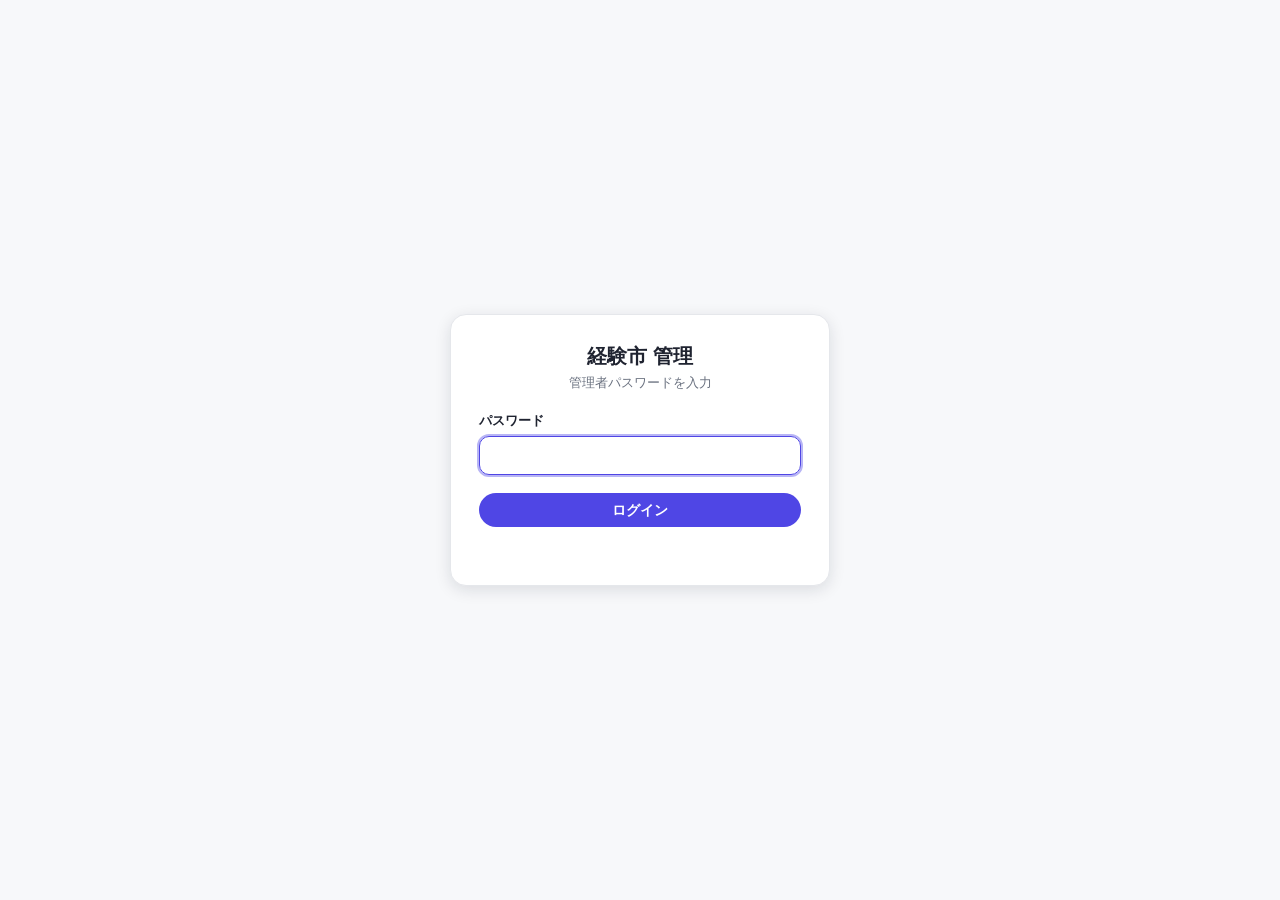
<file: static/admin_login.html>
<!DOCTYPE html>
<html lang="ja">
<head>
  <meta charset="utf-8" />
  <meta name="viewport" content="width=device-width, initial-scale=1" />
  <title>管理者ログイン — 経験市</title>
  <link href="style.css" rel="stylesheet" />
</head>
<body class="auth-wrap">
  <main class="auth-card">
    <h1>経験市 管理</h1>
    <p class="sub">管理者パスワードを入力</p>
    <form id="form">
      <label for="password">パスワード</label>
      <input id="password" type="password" required autofocus />
      <button type="submit" class="btn">ログイン</button>
      <div id="msg" class="msg"></div>
    </form>
  </main>
  <script>
    document.getElementById("form").addEventListener("submit", async (e) => {
      e.preventDefault();
      const res = await fetch("/api/admin/login", {
        method: "POST",
        headers: { "Content-Type": "application/json" },
        body: JSON.stringify({ password: document.getElementById("password").value }),
      });
      if (res.ok) {
        location.href = "/admin";
      } else {
        const d = await res.json().catch(() => ({}));
        document.getElementById("msg").textContent = d.error || "失敗しました";
      }
    });
  </script>
</body>
</html>
</file>
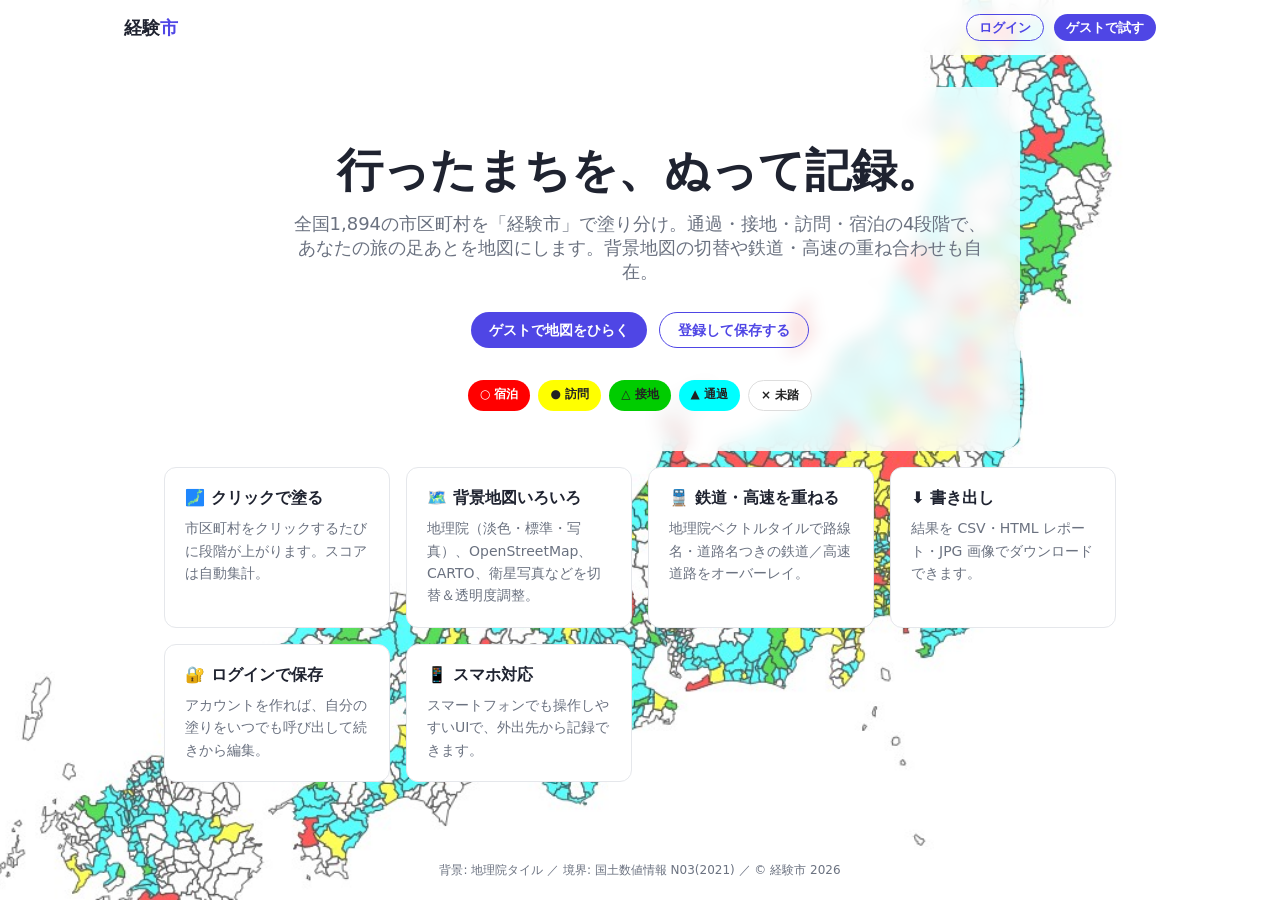
<file: static/landing.html>
<!DOCTYPE html>
<html lang="ja">
<head>
  <meta charset="utf-8" />
  <meta name="viewport" content="width=device-width, initial-scale=1" />
  <title>経験市 2026 — 行ったまちを塗ろう</title>
  <meta name="description" content="全国1,894市区町村を4段階で塗り分け。あなたの旅の足あとを地図にしよう。" />
  <meta property="og:type" content="website" />
  <meta property="og:site_name" content="経験市 2026" />
  <meta property="og:title" content="経験市 2026 — 行ったまちを塗ろう" />
  <meta property="og:description" content="全国1,894市区町村を4段階で塗り分け。背景地図の切替・鉄道/高速の重畳・CSV/HTML/JPG書き出し。" />
  <meta property="og:image" content="https://keikenshi.pythonanywhere.com/og.png" />
  <meta property="og:image:width" content="1200" />
  <meta property="og:image:height" content="630" />
  <meta property="og:url" content="https://keikenshi.pythonanywhere.com/" />
  <meta name="twitter:card" content="summary_large_image" />
  <meta name="twitter:title" content="経験市 2026 — 行ったまちを塗ろう" />
  <meta name="twitter:description" content="全国1,894市区町村を4段階で塗り分け。あなたの旅の足あとを地図に。" />
  <meta name="twitter:image" content="https://keikenshi.pythonanywhere.com/og.png" />
  <link href="style.css?v=20260604d" rel="stylesheet" />
</head>
<body class="landing">
  <nav class="nav">
    <a class="brand" href="/">経験<span class="dot">市</span></a>
    <div class="actions">
      <a class="btn ghost sm" href="/login">ログイン</a>
      <a class="btn sm" href="/app">ゲストで試す</a>
    </div>
  </nav>

  <header class="hero">
    <h1>行ったまちを、ぬって記録。</h1>
    <p>全国1,894の市区町村を「経験市」で塗り分け。通過・接地・訪問・宿泊の4段階で、
       あなたの旅の足あとを地図にします。背景地図の切替や鉄道・高速の重ね合わせも自在。</p>
    <div class="cta">
      <a class="btn" href="/app">ゲストで地図をひらく</a>
      <a class="btn ghost" href="/login">登録して保存する</a>
    </div>
    <div class="swatches">
      <span style="background:#ff0000;color:#fff">○ 宿泊</span>
      <span style="background:#ffff00">● 訪問</span>
      <span style="background:#00cc00">△ 接地</span>
      <span style="background:#00ffff">▲ 通過</span>
      <span style="background:#fff;border:1px solid #ddd">× 未踏</span>
    </div>
  </header>

  <section class="features">
    <div class="feature"><h3>🗾 クリックで塗る</h3><p>市区町村をクリックするたびに段階が上がります。スコアは自動集計。</p></div>
    <div class="feature"><h3>🗺️ 背景地図いろいろ</h3><p>地理院（淡色・標準・写真）、OpenStreetMap、CARTO、衛星写真などを切替＆透明度調整。</p></div>
    <div class="feature"><h3>🚆 鉄道・高速を重ねる</h3><p>地理院ベクトルタイルで路線名・道路名つきの鉄道／高速道路をオーバーレイ。</p></div>
    <div class="feature"><h3>⬇️ 書き出し</h3><p>結果を CSV・HTML レポート・JPG 画像でダウンロードできます。</p></div>
    <div class="feature"><h3>🔐 ログインで保存</h3><p>アカウントを作れば、自分の塗りをいつでも呼び出して続きから編集。</p></div>
    <div class="feature"><h3>📱 スマホ対応</h3><p>スマートフォンでも操作しやすいUIで、外出先から記録できます。</p></div>
  </section>

  <div class="foot">背景: 地理院タイル ／ 境界: 国土数値情報 N03(2021) ／ © 経験市 2026</div>
</body>
</html>
</file>
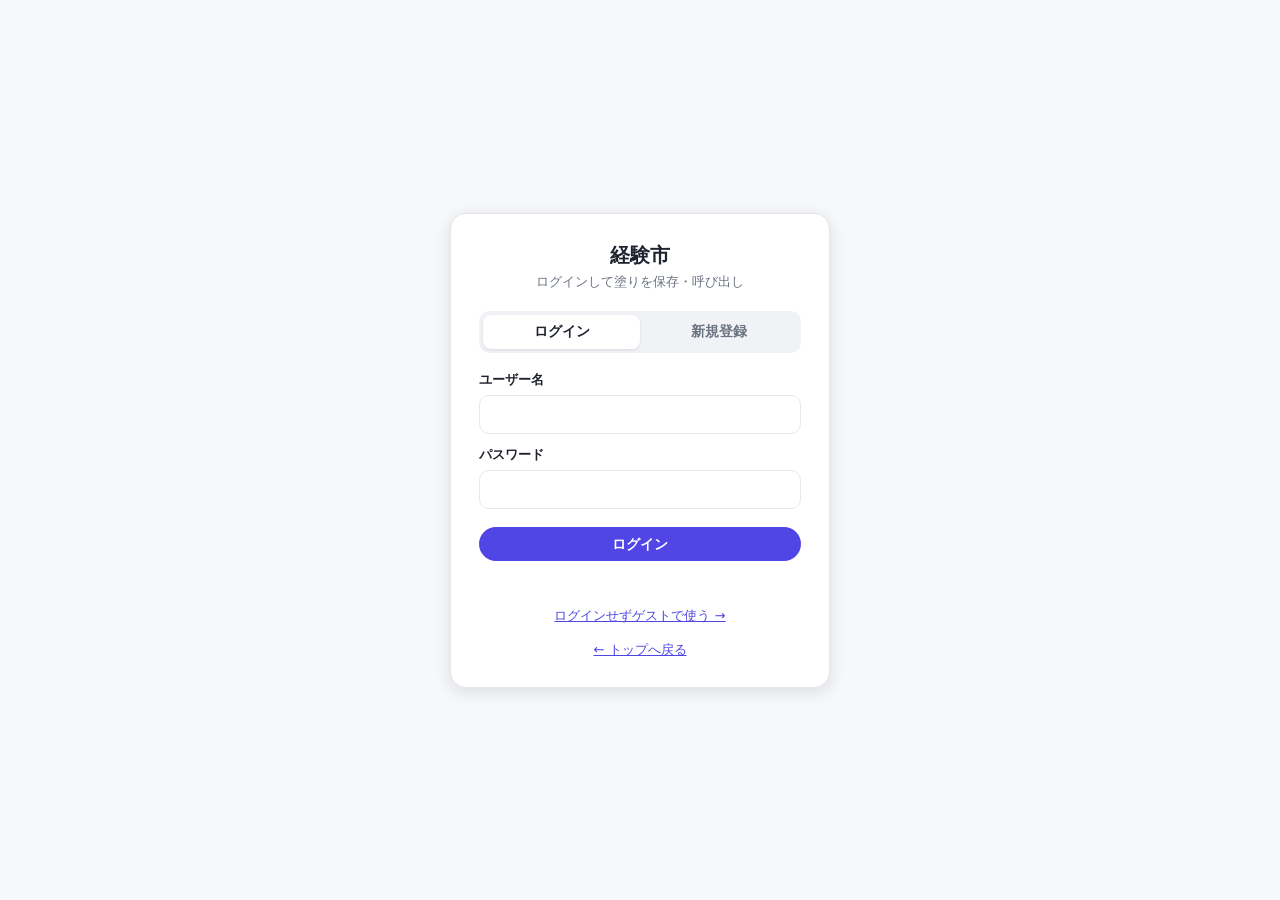
<file: static/login.html>
<!DOCTYPE html>
<html lang="ja">
<head>
  <meta charset="utf-8" />
  <meta name="viewport" content="width=device-width, initial-scale=1" />
  <title>ログイン — 経験市 2026</title>
  <link href="style.css?v=20260604d" rel="stylesheet" />
</head>
<body class="auth-wrap">
  <main class="auth-card">
    <h1>経験市</h1>
    <p class="sub">ログインして塗りを保存・呼び出し</p>

    <div class="tabs">
      <button id="tab-login" class="active">ログイン</button>
      <button id="tab-register">新規登録</button>
    </div>

    <form id="form">
      <label for="username">ユーザー名</label>
      <input id="username" type="text" autocomplete="username" required />
      <label for="password">パスワード</label>
      <input id="password" type="password" autocomplete="current-password" required />
      <button id="submit" type="submit" class="btn">ログイン</button>
      <div id="msg" class="msg"></div>
    </form>

    <a class="back" href="/app">ログインせずゲストで使う →</a>
    <a class="back" href="/">← トップへ戻る</a>
  </main>

  <script>
    let mode = "login"; // login | register
    const $ = (id) => document.getElementById(id);
    function setMode(m) {
      mode = m;
      $("tab-login").classList.toggle("active", m === "login");
      $("tab-register").classList.toggle("active", m === "register");
      $("submit").textContent = m === "login" ? "ログイン" : "登録して始める";
      $("password").autocomplete = m === "login" ? "current-password" : "new-password";
      $("msg").textContent = "";
    }
    $("tab-login").onclick = () => setMode("login");
    $("tab-register").onclick = () => setMode("register");

    $("form").addEventListener("submit", async (e) => {
      e.preventDefault();
      $("msg").textContent = "";
      const body = JSON.stringify({ username: $("username").value, password: $("password").value });
      const res = await fetch("/api/" + mode, {
        method: "POST", headers: { "Content-Type": "application/json" }, body,
      });
      const data = await res.json().catch(() => ({}));
      if (res.ok) {
        location.href = "/app";
      } else {
        $("msg").textContent = data.error || "失敗しました";
      }
    });
  </script>
</body>
</html>
</file>
<file: static/style.css>
/* ===== デザイントークン ===== */
:root {
  --bg: #f7f8fa;
  --card: #ffffff;
  --ink: #1f2330;
  --muted: #6b7280;
  --line: #e5e7eb;
  --brand: #4f46e5;
  --brand-d: #4338ca;
  --shadow: 0 4px 16px rgba(20, 24, 40, 0.12);
  --radius: 12px;
  /* 経県値カラー */
  --lv5: #ff00ff; --lv4: #ff0000; --lv3: #ffff00; --lv2: #00cc00; --lv1: #00ffff;
}
* { box-sizing: border-box; }
html, body {
  margin: 0; height: 100%; color: var(--ink);
  font-family: system-ui, -apple-system, "Segoe UI", "Hiragino Sans", "Noto Sans JP", sans-serif;
  -webkit-text-size-adjust: 100%;
}
a { color: var(--brand); }

/* ===== 共通ボタン/フォーム ===== */
.btn {
  display: inline-flex; align-items: center; justify-content: center; gap: 6px;
  padding: 10px 18px; border: none; border-radius: 999px; cursor: pointer;
  font-size: 14px; font-weight: 600; text-decoration: none; line-height: 1;
  background: var(--brand); color: #fff; transition: background .15s, transform .05s;
}
.btn:hover { background: var(--brand-d); }
.btn:active { transform: translateY(1px); }
.btn.ghost { background: transparent; color: var(--brand); border: 1.5px solid var(--brand); }
.btn.ghost:hover { background: rgba(79,70,229,.08); }
.btn.sm { padding: 6px 12px; font-size: 13px; }
input[type="text"], input[type="password"] {
  width: 100%; padding: 10px 12px; border: 1.5px solid var(--line);
  border-radius: 10px; font-size: 15px; background: #fff;
}
input:focus, select:focus { outline: 2px solid rgba(79,70,229,.4); border-color: var(--brand); }
select {
  appearance: none; padding: 7px 30px 7px 10px; border: 1.5px solid var(--line);
  border-radius: 10px; background: #fff
    url("data:image/svg+xml,%3Csvg xmlns='http://www.w3.org/2000/svg' width='12' height='8'%3E%3Cpath d='M1 1l5 5 5-5' fill='none' stroke='%236b7280' stroke-width='2'/%3E%3C/svg%3E")
    no-repeat right 10px center;
  font-size: 14px; cursor: pointer;
}
input[type="range"] { accent-color: var(--brand); }

/* ===== ランディング ===== */
.landing {
  background: url('hero-bg.jpg') center/cover no-repeat fixed;
  min-height: 100%;
}
.nav {
  display: flex; align-items: center; justify-content: space-between;
  padding: 14px 24px; max-width: 1080px; margin: 0 auto;
  background: rgba(255,255,255,0.88); backdrop-filter: blur(6px);
}
.brand { font-weight: 800; font-size: 18px; color: var(--ink); text-decoration: none; }
.brand .dot { color: var(--brand); }
.nav .actions { display: flex; gap: 10px; }
.hero {
  text-align: center; padding: 56px 24px 40px; max-width: 760px; margin: 0 auto;
  background: rgba(255,255,255,0.82); backdrop-filter: blur(8px);
  border-radius: 20px; margin-top: 32px; margin-bottom: 16px;
}
.hero h1 { font-size: clamp(28px, 6vw, 46px); margin: 0 0 14px; line-height: 1.2; }
.hero p { font-size: clamp(15px, 2.5vw, 18px); color: var(--muted); margin: 0 0 28px; }
.hero .cta { display: flex; gap: 12px; justify-content: center; flex-wrap: wrap; }
.swatches { display: flex; gap: 8px; justify-content: center; margin: 32px 0 0; flex-wrap: wrap; }
.swatches span {
  padding: 6px 12px; border-radius: 999px; font-size: 12px; font-weight: 700; color: #222;
}
.features {
  display: grid; grid-template-columns: repeat(auto-fit, minmax(220px, 1fr));
  gap: 16px; max-width: 1000px; margin: 8px auto 56px; padding: 0 24px;
}
.feature { background: var(--card); border: 1px solid var(--line); border-radius: var(--radius); padding: 20px; }
.feature h3 { margin: 0 0 8px; font-size: 16px; }
.feature p { margin: 0; color: var(--muted); font-size: 14px; line-height: 1.6; }
.foot { text-align: center; color: var(--muted); font-size: 12px; padding: 24px; }

/* ===== 認証ページ ===== */
.auth-wrap { background: var(--bg); min-height: 100%; display: grid; place-items: center; padding: 24px; }
.auth-card {
  background: var(--card); border: 1px solid var(--line); border-radius: 16px;
  box-shadow: var(--shadow); padding: 28px; width: 100%; max-width: 380px;
}
.auth-card h1 { font-size: 20px; margin: 0 0 4px; text-align: center; }
.auth-card .sub { text-align: center; color: var(--muted); font-size: 13px; margin: 0 0 20px; }
.auth-card label { display: block; font-size: 13px; font-weight: 600; margin: 12px 0 6px; }
.auth-card .btn { width: 100%; margin-top: 18px; }
.tabs { display: flex; background: #f1f2f6; border-radius: 10px; padding: 4px; margin-bottom: 18px; }
.tabs button {
  flex: 1; border: none; background: transparent; padding: 8px; border-radius: 8px;
  cursor: pointer; font-weight: 600; color: var(--muted); font-size: 14px;
}
.tabs button.active { background: #fff; color: var(--ink); box-shadow: 0 1px 3px rgba(0,0,0,.1); }
.msg { color: #c0392b; font-size: 13px; margin-top: 12px; min-height: 18px; text-align: center; }
.back { display: block; text-align: center; margin-top: 16px; font-size: 13px; }

/* ===== 地図アプリ ===== */
#map { position: absolute; inset: 0; }
#topbar {
  position: absolute; top: 0; left: 0; right: 0; z-index: 3; height: 52px;
  display: flex; align-items: center; justify-content: space-between; gap: 8px;
  padding: 0 14px; background: rgba(255,255,255,.94); backdrop-filter: blur(6px);
  border-bottom: 1px solid var(--line);
}
#topbar .brand { font-size: 16px; }
#topbar .right { display: flex; align-items: center; gap: 8px; font-size: 13px; }
#whoami { color: var(--muted); }
#whoami b { color: var(--ink); }

#panel {
  position: absolute; top: 64px; left: 12px; z-index: 2; width: 230px;
  background: var(--card); border: 1px solid var(--line);
  border-radius: var(--radius); box-shadow: var(--shadow);
  padding: 14px; font-size: 13px; max-height: calc(100% - 80px); overflow-y: auto;
}
#panel h2 { font-size: 12px; text-transform: uppercase; letter-spacing: .04em;
  color: var(--muted); margin: 0 0 8px; }
#panel .score { font-size: 22px; font-weight: 800; }
#panel .field { margin: 10px 0; }
#panel .field > label { display: block; font-weight: 600; margin-bottom: 5px; }
#panel select, #panel input[type="range"] { width: 100%; }
.opacity-row { display: flex; align-items: center; gap: 8px; }
.opacity-row input[type="range"] { flex: 1; }
#opval { color: var(--muted); width: 38px; text-align: right; }
.dl-row { display: flex; gap: 6px; }
.dl-row .btn { flex: 1; }
.toggles { display: flex; flex-direction: column; gap: 8px; }
.toggles label { display: flex; align-items: center; gap: 8px; cursor: pointer; }
.divider { height: 1px; background: var(--line); margin: 12px 0; }

.legend { display: flex; flex-direction: column; gap: 4px; }
.legend span { padding: 3px 8px; border-radius: 6px; font-size: 12px; color: #333; }
.legend span[data-lv="5"] { background: var(--lv5); color: #fff; }
.legend span[data-lv="4"] { background: var(--lv4); color: #fff; }
.legend span[data-lv="3"] { background: var(--lv3); }
.legend span[data-lv="2"] { background: var(--lv2); }
.legend span[data-lv="1"] { background: var(--lv1); }
.legend span[data-lv="0"] { background: #fff; border: 1px solid var(--line); }
.hint { color: var(--muted); font-size: 11px; margin-top: 10px; line-height: 1.5; }
#status { color: var(--brand); font-size: 12px; }
.status-auto { color: var(--muted); }
#panel-account { font-size: 12px; color: var(--muted); line-height: 1.6; }
#panel-account b { color: var(--ink); }

#panel-toggle { display: none; }

/* ===== パネルタブ ===== */
.panel-tabs { display: flex; gap: 4px; margin-bottom: 10px; }
.ptab {
  flex: 1; border: 1.5px solid var(--line); background: #fff;
  border-radius: 8px; padding: 7px 4px; font-size: 12px; font-weight: 600;
  cursor: pointer; color: var(--muted); transition: all .12s;
}
.ptab.active { border-color: var(--brand); background: rgba(79,70,229,.08); color: var(--brand); }
.tab-pane.hidden { display: none; }
#search-input {
  width: 100%; padding: 8px 10px; border: 1.5px solid var(--line);
  border-radius: 10px; font-size: 14px; background: var(--bg); margin-bottom: 6px;
}
#tab-search .pref-grid { padding: 2px 0 6px; border-bottom: none; }
.ov-list { overflow-y: auto; }

/* ===== スマホ対応 ===== */
@keyframes slideUp { from { transform: translateY(30px); opacity: 0; } to { transform: translateY(0); opacity: 1; } }
.ov-item {
  display: flex; align-items: center; justify-content: space-between;
  padding: 12px 16px; border-bottom: 1px solid var(--line);
  cursor: pointer; font-size: 14px;
}
.ov-item:active { background: var(--bg); }
.ov-item .lv-badge {
  font-size: 12px; font-weight: 700; padding: 2px 8px;
  border-radius: 999px; min-width: 48px; text-align: center;
}

/* ===== 都道府県グリッド ===== */
.pref-grid {
  display: grid; grid-template-columns: repeat(5, 1fr);
  gap: 4px; padding: 8px; border-bottom: 1px solid var(--line); flex-shrink: 0;
}
.pref-btn {
  border: 1.5px solid var(--line); background: #fff; border-radius: 6px;
  padding: 5px 2px; font-size: 11px; cursor: pointer; text-align: center; line-height: 1.3;
}
.pref-btn.active { border-color: var(--brand); background: rgba(79,70,229,.08); color: var(--brand); font-weight: 700; }


@media (max-width: 640px) {
  #panel-toggle {
    display: inline-flex; border: 1px solid var(--line); background: #fff;
    border-radius: 10px; padding: 7px 12px; font-size: 14px; cursor: pointer; font-weight: 600;
  }
  #panel {
    top: auto; bottom: 0; left: 0; right: 0; width: auto; max-height: 62%;
    border-radius: 16px 16px 0 0; transform: translateY(110%);
    transition: transform .25s ease; box-shadow: 0 -4px 20px rgba(0,0,0,.18);
  }
  #panel.open { transform: translateY(0); }
  #topbar .brand { font-size: 15px; }
  #panel .grab { width: 36px; height: 4px; background: var(--line); border-radius: 999px;
    margin: -4px auto 10px; }
}
@media (min-width: 641px) { #panel .grab { display: none; } }
</file>
